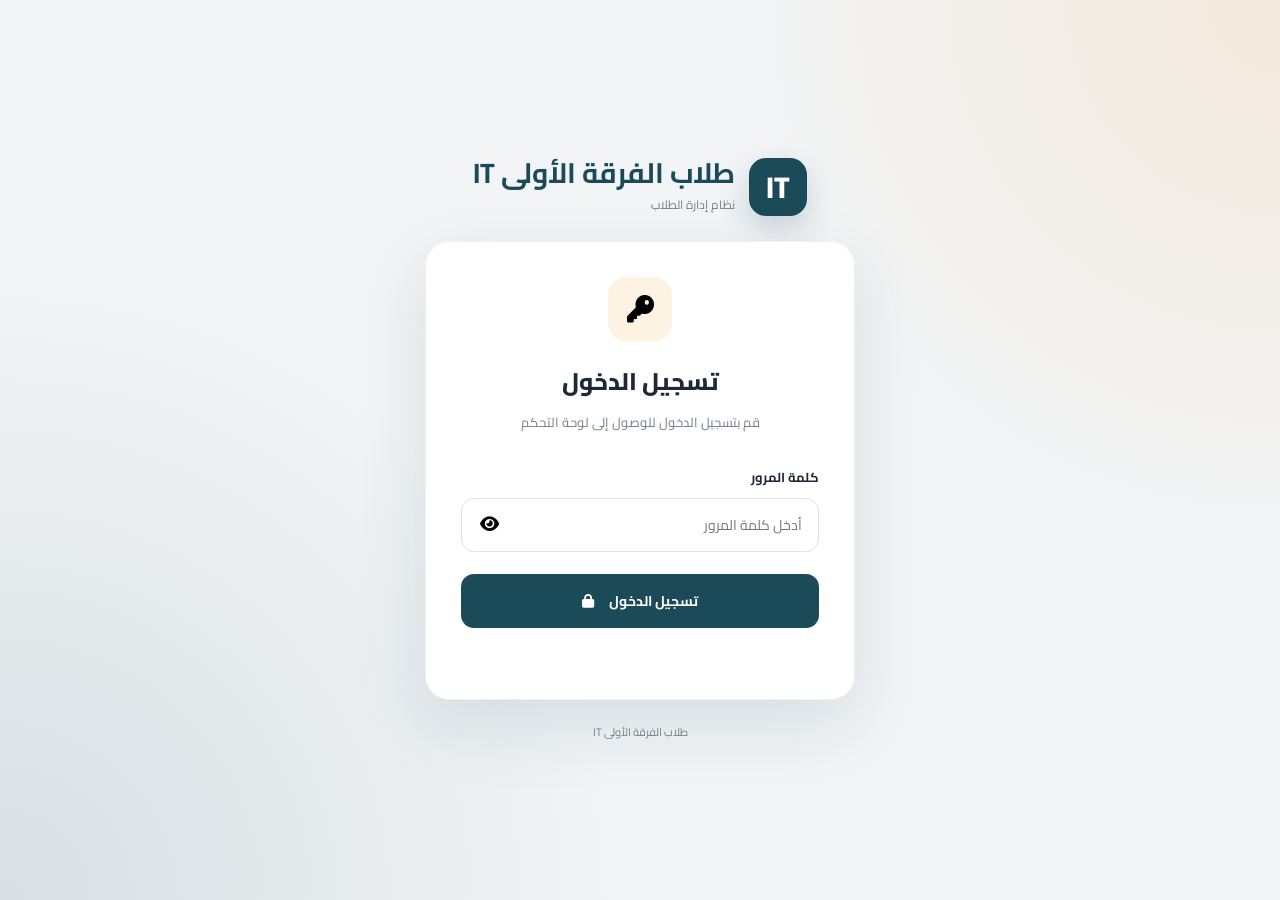
<file: index.html>
<!DOCTYPE html>
<html lang="ar" dir="rtl">

<head>
    <meta charset="UTF-8">

    <meta
        name="viewport"
        content="width=device-width, initial-scale=1.0"
    >

    <title>
        طلاب الفرقة الأولى IT
    </title>

    <link
        rel="preconnect"
        href="https://fonts.googleapis.com"
    >

    <link
        rel="preconnect"
        href="https://fonts.gstatic.com"
        crossorigin
    >

    <link
        href="https://fonts.googleapis.com/css2?family=Cairo:wght@400;500;600;700;800&display=swap"
        rel="stylesheet"
    >

    <link
        rel="stylesheet"
        href="style.css"
    >
<link
    rel="stylesheet"
    href="https://cdnjs.cloudflare.com/ajax/libs/font-awesome/6.7.2/css/all.min.css"
>        

</head>

<body>


<!-- =====================================================
     APPLICATION
===================================================== -->

<div
    class="app-container active"
    id="appContainer"
>


    <!-- =================================================
         TOP NAVBAR
    ================================================= -->

    <header class="top-navbar">

        <div class="navbar-inner">


            <!-- BRAND -->

            <div class="navbar-brand">

                <div class="brand-logo">
                    IT
                </div>

                <div class="brand-text">

                    <strong>
                        طلاب الفرقة الأولى IT
                    </strong>

                    <span>
                        نظام إدارة الطلاب
                    </span>

                </div>

            </div>


            <!-- DESKTOP NAVIGATION -->

            <nav class="main-navigation">

                <button
                    class="nav-item active"
                    data-page="dashboard"
                    type="button"
                >

                    <span class="nav-icon">
                        <i class="fa-solid fa-house"></i>
                    </span>

                    <span>
                        الرئيسية
                    </span>

                </button>

                <button
                    class="nav-item"
                    data-page="students"
                    type="button"
                >

                    <span class="nav-icon">
                        <i class="fa-solid fa-user-graduate"></i>
                    </span>

                    <span>
                        الطلاب
                    </span>

                </button>

                <button
                    class="nav-item"
                    data-page="sections"
                    type="button"
                >

                    <span class="nav-icon">
                        <i class="fa-solid fa-layer-group"></i>
                    </span>

                    <span>
                        السكاشن
                    </span>

                </button>

                <button
                    class="nav-item"
                    data-page="statistics"
                    type="button"
                >

                    <span class="nav-icon">
                        <i class="fa-solid fa-chart-column"></i>
                    </span>

                    <span>
                        الإحصائيات
                    </span>

                </button>

            </nav>


            <!-- ADMIN -->

            <div class="navbar-actions">

                <div class="admin-profile">

                    <div class="admin-avatar">
                        A
                    </div>

                    <div class="admin-info">

                        <strong>
                            Admin
                        </strong>

                        <span>
                            Administrator
                        </span>

                    </div>

                </div>

                <button
                    class="logout-button"
                    id="logoutButton"
                    type="button"
                    title="تسجيل الخروج"
                >

                    <span>
                        <i class="fa-solid fa-right-from-bracket"></i>
                    </span>

                    <span class="logout-text">
                        خروج
                    </span>

                </button>

                <button
                    class="mobile-menu-button"
                    id="menuButton"
                    type="button"
                    aria-label="فتح القائمة"
                >

                    <span></span>
                    <span></span>
                    <span></span>

                </button>

            </div>

        </div>


        <!-- MOBILE NAVIGATION -->

        <div
            class="mobile-navigation"
            id="mobileNavigation"
        >

            <button
                class="mobile-nav-item active"
                data-page="dashboard"
                type="button"
            >

                <span>
                    <i class="fa-solid fa-house"></i>
                </span>

                الرئيسية

            </button>

            <button
                class="mobile-nav-item"
                data-page="students"
                type="button"
            >

                <span>
                    <i class="fa-solid fa-user-graduate"></i>
                </span>

                الطلاب

            </button>

            <button
                class="mobile-nav-item"
                data-page="sections"
                type="button"
            >

                <span>
                    <i class="fa-solid fa-layer-group"></i>
                </span>

                السكاشن

            </button>

            <button
                class="mobile-nav-item"
                data-page="statistics"
                type="button"
            >

                <span>
                    <i class="fa-solid fa-chart-column"></i>
                </span>

                الإحصائيات

            </button>

        </div>

    </header>


    <!-- =================================================
         MAIN CONTENT
    ================================================= -->

    <main class="main-content">

        <!-- PAGE HEADER -->

        <div class="page-header">

            <div>

                <div class="page-breadcrumb">
                    طلاب الفرقة الأولى IT / الرئيسية
                </div>

                <h1 id="pageTitle">
                    الرئيسية
                </h1>

                <p id="pageSubtitle">
                    نظرة عامة على بيانات الطلاب
                </p>

            </div>

            <div class="page-header-actions">

                <button
                    class="secondary-button"
                    id="refreshDataButton"
                    type="button"
                >

                    ↻

                    <span>
                        تحديث
                    </span>

                </button>

            </div>

        </div>


        <!-- =================================================
             DASHBOARD PAGE
        ================================================= -->

        <section
            class="page active"
            id="dashboardPage"
            data-page-content="dashboard"
        >

            <div class="dashboard-cards">


                <div class="dashboard-card students-card">

                    <div class="dashboard-card-top">

                        <div class="dashboard-card-icon">
                            <i class="fa-solid fa-user-graduate"></i>
                        </div>

                        <span class="dashboard-card-label">
                            إجمالي الطلاب
                        </span>

                    </div>

                    <div class="dashboard-card-value">
                        <strong id="totalStudents">
                            0
                        </strong>
                    </div>

                    <div class="dashboard-card-footer">
                        جميع الطلاب المسجلين
                    </div>

                </div>


                <div class="dashboard-card sections-card">

                    <div class="dashboard-card-top">

                        <div class="dashboard-card-icon">
                            <i class="fa-solid fa-layer-group"></i>
                        </div>

                        <span class="dashboard-card-label">
                            إجمالي السكاشن
                        </span>

                    </div>

                    <div class="dashboard-card-value">
                        <strong id="totalSections">
                            0
                        </strong>
                    </div>

                    <div class="dashboard-card-footer">
                        السكاشن المسجلة
                    </div>

                </div>


                <div class="dashboard-card warning-card">

                    <div class="dashboard-card-top">

                        <div class="dashboard-card-icon">
                            <i class="fa-solid fa-exclamation-triangle"></i>
                        </div>

                        <span class="dashboard-card-label">
                            بدون Section
                        </span>

                    </div>

                    <div class="dashboard-card-value">
                        <strong id="studentsWithoutSection">
                            0
                        </strong>
                    </div>

                    <div class="dashboard-card-footer">
                        طلاب يحتاجون للتوزيع
                    </div>

                </div>


                <div class="dashboard-card specializations-card">

                    <div class="dashboard-card-top">

                        <div class="dashboard-card-icon">
                            <i class="fa-solid fa-graduation-cap"></i>
                        </div>

                        <span class="dashboard-card-label">
                            التخصصات
                        </span>

                    </div>

                    <div class="dashboard-card-value">
                        <strong id="totalSpecializations">
                            0
                        </strong>
                    </div>

                    <div class="dashboard-card-footer">
                        التخصصات المتاحة
                    </div>

                </div>

            </div>


            <!-- QUICK ACTIONS -->

            <div class="dashboard-section">

                <div class="section-heading">

                    <div>

                        <h2>
                            إجراءات سريعة
                        </h2>

                        <p>
                            إدارة بيانات الطلاب بسرعة
                        </p>

                    </div>

                </div>

                <div class="quick-actions">

                    <button
                        class="quick-action"
                        id="quickAddStudent"
                        type="button"
                    >

                        <span class="quick-action-icon">
                            <i class="fa-solid fa-plus"></i>
                        </span>

                        <span>

                            <strong>
                                إضافة طالب
                            </strong>

                            <small>
                                إضافة طالب جديد للنظام
                            </small>

                        </span>

                        <span class="quick-arrow">
                            <i class="fa-solid fa-arrow-left"></i>
                        </span>

                    </button>


                    <button
                        class="quick-action"
                        id="quickViewStudents"
                        type="button"
                    >

                        <span class="quick-action-icon">
                            <i class="fa-solid fa-user-graduate"></i>
                        </span>

                        <span>

                            <strong>
                                عرض الطلاب
                            </strong>

                            <small>
                                البحث وإدارة الطلاب
                            </small>

                        </span>

                        <span class="quick-arrow">
                            <i class="fa-solid fa-arrow-left"></i>
                        </span>

                    </button>


                    <button
                        class="quick-action"
                        id="quickViewSections"
                        type="button"
                    >

                        <span class="quick-action-icon">
                            <i class="fa-solid fa-layer-group"></i>
                        </span>

                        <span>

                            <strong>
                                عرض السكاشن
                            </strong>

                            <small>
                                إدارة وتوزيع الطلاب
                            </small>

                        </span>

                        <span class="quick-arrow">
                            <i class="fa-solid fa-arrow-left"></i>
                        </span>

                    </button>

                </div>

            </div>

        </section>


        <!-- =================================================
             STUDENTS PAGE
        ================================================= -->

        <section
            class="page"
            id="studentsPage"
            data-page-content="students"
        >

            <div class="content-card">

                <div class="content-card-header">

                    <div>

                        <h2>
                            الطلاب
                        </h2>

                        <p>
                            إدارة والبحث في بيانات الطلاب
                        </p>

                    </div>

                    <div class="header-buttons">

    <button
        class="secondary-button"
        id="printAllStudentsButton"
        type="button"
    >
        <i class="fa-solid fa-print"></i>
        <span>
            طباعة كل الطلاب
        </span>
    </button>

    <button
        class="primary-button"
        id="addStudentButton"
        type="button"
    >
        <span>
            +
        </span>

        إضافة طالب
    </button>

</div>

                </div>


                <!-- FILTERS -->

                <div class="filters-container">

                    <div class="search-box">

                        <span>
                            <i class="fa-solid fa-magnifying-glass"></i>
                        </span>

                        <input
                            type="search"
                            id="studentSearch"
                            placeholder="ابحث باسم الطالب أو الكود..."
                        >

                    </div>


                    <div class="filter-group">

                        <label for="sectionFilter">
                            Section
                        </label>

                        <select id="sectionFilter">

                            <option value="">
                                كل السكاشن
                            </option>

                        </select>

                    </div>


                    <div class="filter-group">

                        <label for="departmentFilter">
                            القسم
                        </label>

                        <select id="departmentFilter">

                            <option value="">
                                كل الأقسام
                            </option>

                        </select>

                    </div>


                    <div class="filter-group">

                        <label for="specializationFilter">
                            التخصص
                        </label>

                        <select id="specializationFilter">

                            <option value="">
                                كل التخصصات
                            </option>

                        </select>

                    </div>

                </div>


                <!-- TABLE INFO -->

                <div class="table-topbar">

                    <span id="studentsCount">
                        0 طالب
                    </span>

                </div>


                <!-- TABLE -->

                <div class="table-wrapper">

                    <table>

                        <thead>

                            <tr>

                                <th>
                                    #
                                </th>

                                <th>
                                    كود الطالب
                                </th>

                                <th>
                                    اسم الطالب
                                </th>

                                <th>
                                    القسم
                                </th>

                                <th>
                                    التخصص
                                </th>

                                <th>
                                    Section
                                </th>

                                <th>
                                    الإجراءات
                                </th>

                            </tr>

                        </thead>

                        <tbody id="studentsTableBody"></tbody>

                    </table>

                </div>


                <div
                    class="empty-state"
                    id="studentsEmpty"
                >

                    <div>
                        <i class="fa-solid fa-user-graduate"></i>
                    </div>

                    <h3>
                        لا يوجد طلاب
                    </h3>

                    <p>
                        لم يتم العثور على طلاب مطابقة للبحث أو الفلاتر.
                    </p>

                </div>

            </div>

        </section>


        <!-- =================================================
             SECTIONS PAGE
        ================================================= -->

        <section
            class="page"
            id="sectionsPage"
            data-page-content="sections"
        >

            <div class="content-card">

                <div class="content-card-header">

                    <div>

                        <h2>
                            السكاشن
                        </h2>

                        <p>
                            إدارة السكاشن وعرض الطلاب داخل كل Section
                        </p>

                    </div>

                    <button
                        class="primary-button"
                        id="addSectionButton"
                        type="button"
                    >

                        <span>
                            +
                        </span>

                        إضافة Section

                    </button>

                </div>


                <div
                    class="sections-grid"
                    id="sectionsGrid"
                ></div>

            </div>

        </section>


        <!-- =================================================
             STATISTICS PAGE
        ================================================= -->

        <section
            class="page"
            id="statisticsPage"
            data-page-content="statistics"
        >

            <div class="statistics-grid">


                <div class="content-card">

                    <div class="content-card-header">

                        <div>

                            <h2>
                                توزيع الطلاب على الـ Sections
                            </h2>

                            <p>
                                عدد الطلاب داخل كل Section
                            </p>

                        </div>

                    </div>

                    <div
                        id="sectionStatistics"
                        class="statistics-list"
                    ></div>

                </div>


                <div class="content-card">

                    <div class="content-card-header">

                        <div>

                            <h2>
                                توزيع الطلاب على التخصصات
                            </h2>

                            <p>
                                عدد الطلاب في كل تخصص
                            </p>

                        </div>

                    </div>

                    <div
                        id="specializationStatistics"
                        class="statistics-list"
                    ></div>

                </div>


            </div>

        </section>

    </main>

</div>


<!-- =====================================================
     STUDENT MODAL
===================================================== -->

<div
    class="modal-overlay"
    id="modalOverlay"
>

    <div class="modal">

        <div class="modal-header">

            <div>

                <span class="modal-kicker">
                    إدارة الطلاب
                </span>

                <h2 id="modalTitle">
                    إضافة طالب
                </h2>

                <p id="modalSubtitle">
                    أضف بيانات الطالب الجديدة
                </p>

            </div>

            <button
                class="modal-close"
                id="modalClose"
                type="button"
            >
                ×
            </button>

        </div>


        <form id="studentForm">

            <div class="form-grid">


                <div class="form-group">

                    <label for="studentId">
                        كود الطالب
                    </label>

                    <input
                        type="text"
                        id="studentId"
                        placeholder="مثال: 20250001"
                        required
                    >

                </div>


                <div class="form-group">

                    <label for="studentName">
                        اسم الطالب
                    </label>

                    <input
                        type="text"
                        id="studentName"
                        placeholder="اسم الطالب بالكامل"
                        required
                    >

                </div>


                <div class="form-group">

                    <label for="studentDepartment">
                        القسم
                    </label>

                    <select
                        id="studentDepartment"
                        required
                    >

                        <option value="">
                            اختر القسم
                        </option>

                    </select>

                </div>


                <div class="form-group">

                    <label for="studentSpecialization">
                        التخصص
                    </label>

                    <select
                        id="studentSpecialization"
                        required
                    >

                        <option value="">
                            اختر التخصص
                        </option>

                    </select>

                </div>


                <div class="form-group full-width">

                    <label for="studentSection">
                        Section
                    </label>

                    <select
                        id="studentSection"
                    >

                        <option value="">
                            بدون Section
                        </option>

                    </select>

                </div>

            </div>


            <div class="modal-actions">

                <button
                    type="button"
                    class="secondary-button"
                    id="cancelStudent"
                >
                    إلغاء
                </button>

                <button
                    type="submit"
                    class="primary-button"
                >
                    حفظ البيانات
                </button>

            </div>

        </form>

    </div>

</div>


<!-- =====================================================
     SECTION STUDENTS MODAL
===================================================== -->

<div
    class="modal-overlay"
    id="sectionStudentsOverlay"
>

    <div class="modal section-students-modal">

        <div class="modal-header">

            <div>

                <span class="modal-kicker">
                    إدارة الـ Section
                </span>

                <h2 id="sectionStudentsTitle">
                    طلاب Section
                </h2>

                <p id="sectionStudentsSubtitle">
                    قائمة الطلاب داخل الـ Section
                </p>

            </div>

            <button
                class="modal-close"
                id="sectionStudentsClose"
                type="button"
            >
                ×
            </button>

        </div>


        <div class="section-students-info">

            <div class="section-info-box">

                <span>
                    عدد الطلاب
                </span>

                <strong id="sectionStudentsCount">
                    0
                </strong>

            </div>

        </div>


        <div class="table-wrapper section-students-table">

            <table>

                <thead>

                    <tr>

                        <th>
                            الرقم
                        </th>

                        <th>
                            اسم الطالب
                        </th>

                        <th>
                            القسم
                        </th>

                        <th>
                            التخصص
                        </th>

                    </tr>

                </thead>

                <tbody id="sectionStudentsBody"></tbody>

            </table>

        </div>


        <div
            class="empty-state"
            id="sectionStudentsEmpty"
        >

            <div>
                <i class="fa-solid fa-user-graduate"></i>
            </div>

            <h3>
                لا يوجد طلاب
            </h3>

            <p>
                لا يوجد طلاب داخل هذا الـ Section.
            </p>

        </div>


        <div class="modal-actions">

            <button
                type="button"
                class="secondary-button"
                id="closeSectionStudents"
            >
                إغلاق
            </button>

        </div>

    </div>

</div>


<!-- =====================================================
     TOAST
===================================================== -->

<div
    class="toast"
    id="toast"
>

    <span id="toastIcon">
        ✓
    </span>

    <span id="toastMessage">
        تم بنجاح
    </span>

</div>


<!-- =====================================================
     SCRIPT
===================================================== -->

<script src="app.js"></script>

</body>

</html>
</file>
<file: style.css>
/* =========================================================
   ROOT
========================================================= */

:root {

    --primary: #1b4a58;
    --primary-dark: #123d4a;

    --accent: #f7931e;

    --bg: #f4f7f9;
    --white: #ffffff;

    --text: #17232d;
    --muted: #74828c;

    --border: #e4eaee;

    --success: #20a46b;
    --danger: #e34d59;
    --warning: #f3a11b;

    --shadow-sm:
        0 4px 18px rgba(27, 74, 88, 0.06);

    --shadow:
        0 10px 35px rgba(27, 74, 88, 0.08);

    --shadow-lg:
        0 20px 60px rgba(27, 74, 88, 0.14);

    --radius-sm: 10px;
    --radius: 16px;
    --radius-lg: 22px;

    --navbar-height: 76px;

}


/* =========================================================
   RESET
========================================================= */

* {
    box-sizing: border-box;
    margin: 0;
    padding: 0;
}

html {
    scroll-behavior: smooth;
}

body {

    font-family:
        "Cairo",
        Tahoma,
        Arial,
        sans-serif;

    background: var(--bg);

    color: var(--text);

    direction: rtl;

    min-height: 100vh;

    line-height: 1.6;
}

button,
input,
select,
textarea {

    font-family: inherit;

}

button {
    border: 0;
}

button,
select {
    cursor: pointer;
}

input,
select {

    outline: none;

}


/* =========================================================
   SCROLLBAR
========================================================= */

::-webkit-scrollbar {
    width: 8px;
    height: 8px;
}

::-webkit-scrollbar-track {
    background: #eef2f4;
}

::-webkit-scrollbar-thumb {

    background: #b9c6cc;

    border-radius: 20px;
}

::-webkit-scrollbar-thumb:hover {
    background: var(--primary);
}


/* =========================================================
   LOGIN
========================================================= */

.login-screen {

    min-height: 100vh;

    display: flex;

    align-items: center;

    justify-content: center;

    padding: 25px;

    background:
        radial-gradient(
            circle at top right,
            rgba(247, 147, 30, 0.12),
            transparent 35%
        ),
        radial-gradient(
            circle at bottom left,
            rgba(27, 74, 88, 0.12),
            transparent 35%
        ),
        #f4f7f9;
}

.login-container {

    width: 100%;

    max-width: 440px;

}

.login-brand {

    display: flex;

    align-items: center;

    justify-content: center;

    gap: 13px;

    margin-bottom: 22px;

}

.brand-logo {

    width: 46px;
    height: 46px;

    display: flex;

    align-items: center;

    justify-content: center;

    border-radius: 13px;

    background:
        linear-gradient(
            135deg,
            var(--primary),
            var(--primary-dark)
        );

    color: white;

    font-size: 22px;

    font-weight: 800;

    box-shadow:
        0 8px 20px rgba(27, 74, 88, 0.2);

}

.login-brand h1 {

    color: var(--primary);

    font-size: 22px;

    line-height: 1.2;

}

.login-brand p {

    color: var(--muted);

    font-size: 11px;

}

.login-card {

    background: white;

    border: 1px solid var(--border);

    border-radius: 24px;

    padding: 32px;

    box-shadow: var(--shadow-lg);

}

.login-header {

    text-align: center;

    margin-bottom: 26px;

}

.login-icon {

    width: 58px;
    height: 58px;

    display: flex;

    align-items: center;

    justify-content: center;

    margin: 0 auto 14px;

    border-radius: 17px;

    background: #eef4f6;

    font-size: 25px;

}

.login-header h2 {

    font-size: 21px;

    margin-bottom: 5px;

}

.login-header p {

    color: var(--muted);

    font-size: 12px;

}

.login-footer {

    text-align: center;

    color: var(--muted);

    font-size: 10px;

    margin-top: 18px;

}

.password-input {

    position: relative;

}

.password-input input {

    padding-left: 48px;

}

.password-toggle {

    position: absolute;

    left: 12px;

    top: 50%;

    transform: translateY(-50%);

    background: transparent;

    color: var(--muted);

    font-size: 16px;

    cursor: pointer;

}


/* =========================================================
   APP
========================================================= */

.app-container {

    min-height: 100vh;

    display: none;

}

.app-container.active {
    display: block;
}


/* =========================================================
   TOP NAVBAR
========================================================= */

.top-navbar {

    position: sticky;

    top: 0;

    z-index: 2000;

    background:
        rgba(255, 255, 255, 0.94);

    backdrop-filter: blur(16px);

    -webkit-backdrop-filter: blur(16px);

    border-bottom:
        1px solid rgba(228, 234, 238, 0.9);

}

.navbar-inner {

    width: min(
        1440px,
        calc(100% - 40px)
    );

    min-height: var(--navbar-height);

    margin: auto;

    display: flex;

    align-items: center;

    justify-content: space-between;

    gap: 25px;

}


/* =========================================================
   NAVBAR BRAND
========================================================= */

.navbar-brand {

    display: flex;

    align-items: center;

    gap: 11px;

    flex-shrink: 0;

}

.navbar-brand .brand-logo {

    width: 42px;
    height: 42px;

    border-radius: 12px;

    font-size: 19px;

}

.brand-text {

    display: flex;

    flex-direction: column;

    line-height: 1.25;

}

.brand-text strong {

    color: var(--primary);

    font-size: 16px;

}

.brand-text span {

    color: var(--muted);

    font-size: 9px;

}


/* =========================================================
   MAIN NAVIGATION
========================================================= */

.main-navigation {

    display: flex;

    align-items: center;

    justify-content: center;

    gap: 5px;

    flex: 1;

}

.nav-item {

    position: relative;

    display: flex;

    align-items: center;

    justify-content: center;

    gap: 7px;

    min-height: 43px;

    padding: 0 15px;

    border-radius: 11px;

    background: transparent;

    color: #65747d;

    font-size: 12px;

    font-weight: 600;

    transition:
        background 0.2s ease,
        color 0.2s ease,
        transform 0.2s ease;

}

.nav-item:hover {

    background: #f0f5f7;

    color: var(--primary);

}

.nav-item.active {

    background: #eaf2f4;

    color: var(--primary);

}

.nav-item.active::after {

    content: "";

    position: absolute;

    bottom: -18px;

    right: 50%;

    transform: translateX(50%);

    width: 22px;

    height: 3px;

    border-radius: 5px;

    background: var(--accent);

}

.nav-icon {

    font-size: 15px;

}


/* =========================================================
   NAVBAR ACTIONS
========================================================= */

.navbar-actions {

    display: flex;

    align-items: center;

    gap: 10px;

    flex-shrink: 0;

}

.admin-profile {

    display: flex;

    align-items: center;

    gap: 9px;

    padding-left: 8px;

}

.admin-avatar {

    width: 36px;
    height: 36px;

    display: flex;

    align-items: center;

    justify-content: center;

    border-radius: 50%;

    background: var(--primary);

    color: white;

    font-size: 13px;

    font-weight: 800;

}

.admin-info {

    display: flex;

    flex-direction: column;

    line-height: 1.25;

}

.admin-info strong {

    font-size: 11px;

}

.admin-info span {

    color: var(--muted);

    font-size: 8px;

}

.logout-button {

    min-height: 38px;

    display: flex;

    align-items: center;

    justify-content: center;

    gap: 6px;

    padding: 0 12px;

    border-radius: 10px;

    background: #fff0f1;

    color: var(--danger);

    font-size: 11px;

    font-weight: 700;

    transition: 0.2s;

}

.logout-button:hover {

    background: var(--danger);

    color: white;

}


/* =========================================================
   MOBILE NAV
========================================================= */

.mobile-menu-button {

    width: 40px;
    height: 40px;

    display: none;

    flex-direction: column;

    align-items: center;

    justify-content: center;

    gap: 5px;

    border-radius: 10px;

    background: #eef4f6;

}

.mobile-menu-button span {

    display: block;

    width: 18px;

    height: 2px;

    border-radius: 3px;

    background: var(--primary);

}

.mobile-navigation {

    display: none;

}


/* =========================================================
   MAIN CONTENT
========================================================= */

.main-content {

    width: min(
        1440px,
        calc(100% - 40px)
    );

    margin: auto;

    padding:
        30px
        0
        50px;

}


/* =========================================================
   PAGE HEADER
========================================================= */

.page-header {

    display: flex;

    align-items: flex-end;

    justify-content: space-between;

    gap: 20px;

    margin-bottom: 25px;

}

.page-breadcrumb {

    color: var(--muted);

    font-size: 10px;

    margin-bottom: 4px;

}

.page-header h1 {

    font-size: 27px;

    font-weight: 800;

    color: var(--primary);

}

.page-header p {

    color: var(--muted);

    font-size: 12px;

    margin-top: 2px;

}

.page-header-actions {

    display: flex;

    gap: 8px;

}


/* =========================================================
   BUTTONS
========================================================= */

.primary-button,
.secondary-button {

    min-height: 42px;

    display: inline-flex;

    align-items: center;

    justify-content: center;

    gap: 7px;

    padding: 0 17px;

    border-radius: 11px;

    font-size: 11px;

    font-weight: 700;

    transition:
        transform 0.2s ease,
        box-shadow 0.2s ease,
        background 0.2s ease;

}

.primary-button {

    background:
        linear-gradient(
            135deg,
            var(--primary),
            var(--primary-dark)
        );

    color: white;

    box-shadow:
        0 7px 18px rgba(27, 74, 88, 0.16);

}

.primary-button:hover {

    transform: translateY(-2px);

    box-shadow:
        0 11px 24px rgba(27, 74, 88, 0.22);

}

.secondary-button {

    background: #eef3f5;

    color: var(--primary);

}

.secondary-button:hover {

    background: #e2ebee;

}


/* =========================================================
   PAGE
========================================================= */

.page {

    display: none;

    animation:
        pageIn 0.25s ease;

}

.page.active {
    display: block;
}

@keyframes pageIn {

    from {
        opacity: 0;
        transform: translateY(7px);
    }

    to {
        opacity: 1;
        transform: translateY(0);
    }

}


/* =========================================================
   DASHBOARD CARDS
========================================================= */

.dashboard-cards {

    display: grid;

    grid-template-columns:
        repeat(4, minmax(0, 1fr));

    gap: 16px;

    margin-bottom: 22px;

}

.dashboard-card {

    position: relative;

    overflow: hidden;

    min-height: 175px;

    padding: 21px;

    background: white;

    border:
        1px solid var(--border);

    border-radius: var(--radius);

    box-shadow: var(--shadow-sm);

    transition:
        transform 0.2s ease,
        box-shadow 0.2s ease;

}

.dashboard-card::after {

    content: "";

    position: absolute;

    width: 100px;
    height: 100px;

    border-radius: 50%;

    background: rgba(27, 74, 88, 0.04);

    left: -35px;

    bottom: -45px;

}

.dashboard-card:hover {

    transform: translateY(-3px);

    box-shadow: var(--shadow);

}

.dashboard-card-top {

    display: flex;

    align-items: center;

    justify-content: space-between;

}

.dashboard-card-icon {

    width: 43px;
    height: 43px;

    display: flex;

    align-items: center;

    justify-content: center;

    border-radius: 12px;

    background: #eef4f6;

    font-size: 19px;

}

.dashboard-card-label {

    color: var(--muted);

    font-size: 11px;

    font-weight: 600;

}

.dashboard-card-value {

    margin-top: 19px;

}

.dashboard-card-value strong {

    font-size: 31px;

    color: var(--primary);

    line-height: 1;

}

.dashboard-card-footer {

    margin-top: 9px;

    color: var(--muted);

    font-size: 9px;

}

.warning-card .dashboard-card-icon {

    background: #fff5e6;

}

.specializations-card .dashboard-card-icon {

    background: #f4eef7;

}


/* =========================================================
   DASHBOARD SECTIONS
========================================================= */

.dashboard-section {

    margin-top: 20px;

}

.section-heading {

    display: flex;

    align-items: center;

    justify-content: space-between;

    margin-bottom: 13px;

}

.section-heading h2 {

    font-size: 17px;

}

.section-heading p {

    color: var(--muted);

    font-size: 10px;

}


/* =========================================================
   QUICK ACTIONS
========================================================= */

.quick-actions {

    display: grid;

    grid-template-columns:
        repeat(3, 1fr);

    gap: 14px;

}

.quick-action {

    min-height: 82px;

    display: flex;

    align-items: center;

    gap: 12px;

    padding: 15px;

    background: white;

    border:
        1px solid var(--border);

    border-radius: 14px;

    text-align: right;

    box-shadow: var(--shadow-sm);

    transition:
        transform 0.2s ease,
        border-color 0.2s ease,
        box-shadow 0.2s ease;

}

.quick-action:hover {

    transform: translateY(-2px);

    border-color:
        rgba(27, 74, 88, 0.25);

    box-shadow: var(--shadow);

}

.quick-action-icon {

    width: 42px;
    height: 42px;

    flex-shrink: 0;

    display: flex;

    align-items: center;

    justify-content: center;

    border-radius: 11px;

    background: #eef4f6;

    font-size: 18px;

}

.quick-action > span:nth-child(2) {

    display: flex;

    flex-direction: column;

    flex: 1;

}

.quick-action strong {

    font-size: 11px;

}

.quick-action small {

    color: var(--muted);

    font-size: 8px;

    margin-top: 2px;

}

.quick-arrow {

    color: var(--primary);

    font-size: 17px;

}


/* =========================================================
   CONTENT CARD
========================================================= */

.content-card {

    background: white;

    border:
        1px solid var(--border);

    border-radius: var(--radius);

    box-shadow: var(--shadow-sm);

    overflow: hidden;

}

.content-card-header {

    min-height: 82px;

    display: flex;

    align-items: center;

    justify-content: space-between;

    gap: 20px;

    padding: 20px 22px;

    border-bottom:
        1px solid var(--border);

}

.content-card-header h2 {

    font-size: 17px;

}

.content-card-header p {

    color: var(--muted);

    font-size: 10px;

    margin-top: 2px;

}


/* =========================================================
   FILTERS
========================================================= */

.filters-container {

    display: grid;

    grid-template-columns:
        minmax(220px, 1.5fr)
        repeat(3, minmax(140px, 1fr));

    gap: 11px;

    padding: 17px 22px;

    background: #fbfcfd;

    border-bottom:
        1px solid var(--border);

}

.search-box {

    position: relative;

}

.search-box > span {

    position: absolute;

    right: 12px;

    top: 50%;

    transform: translateY(-50%);

    color: var(--muted);

    font-size: 13px;

}

.search-box input {

    width: 100%;

    height: 42px;

    padding:
        0
        38px
        0
        13px;

    border:
        1px solid var(--border);

    border-radius: 10px;

    background: white;

    color: var(--text);

    font-size: 11px;

}

.search-box input:focus {

    border-color:
        rgba(27, 74, 88, 0.45);

    box-shadow:
        0 0 0 3px
        rgba(27, 74, 88, 0.07);

}

.filter-group {

    display: flex;

    flex-direction: column;

    gap: 3px;

}

.filter-group label {

    color: var(--muted);

    font-size: 9px;

}

.filter-group select {

    width: 100%;

    height: 42px;

    padding: 0 11px;

    border:
        1px solid var(--border);

    border-radius: 10px;

    background: white;

    color: var(--text);

    font-size: 10px;

}


/* =========================================================
   TABLE
========================================================= */

.table-topbar {

    min-height: 47px;

    display: flex;

    align-items: center;

    padding: 0 22px;

    color: var(--muted);

    font-size: 10px;

}

.table-wrapper {

    width: 100%;

    overflow-x: auto;

    -webkit-overflow-scrolling: touch;

}

table {

    width: 100%;

    min-width: 850px;

    border-collapse: collapse;

}

thead {

    background: #f7f9fa;

}

th {

    padding: 13px 12px;

    color: #60717a;

    border-bottom:
        1px solid var(--border);

    font-size: 10px;

    font-weight: 700;

    white-space: nowrap;

}

td {

    padding: 13px 12px;

    border-bottom:
        1px solid #edf1f3;

    font-size: 10px;

    white-space: nowrap;

}

tbody tr {

    transition:
        background 0.15s ease;

}

tbody tr:hover {

    background: #fafcfd;

}


/* =========================================================
   ACTION BUTTONS
========================================================= */

.action-buttons {

    display: flex;

    align-items: center;

    justify-content: center;

    gap: 6px;

}

.table-action {

    width: 31px;
    height: 31px;

    display: inline-flex;

    align-items: center;

    justify-content: center;

    border-radius: 8px;

    font-size: 12px;

    transition: 0.2s;

}

.table-action.edit {

    background: #eef4f6;

    color: var(--primary);

}

.table-action.edit:hover {

    background: var(--primary);

    color: white;

}

.table-action.delete {

    background: #fff0f1;

    color: var(--danger);

}

.table-action.delete:hover {

    background: var(--danger);

    color: white;

}

.table-action.print {

    background: #fff5e7;

    color: #b96c00;

}

.table-action.print:hover {

    background: var(--accent);

    color: white;

}


/* =========================================================
   SECTIONS
========================================================= */

.sections-grid {

    display: grid;

    grid-template-columns:
        repeat(3, minmax(0, 1fr));

    gap: 16px;

    padding: 22px;

}

.section-card {

    position: relative;

    padding: 20px;

    background: white;

    border:
        1px solid var(--border);

    border-radius: 15px;

    box-shadow: var(--shadow-sm);

    transition:
        transform 0.2s ease,
        box-shadow 0.2s ease,
        border-color 0.2s ease;

}

.section-card:hover {

    transform: translateY(-3px);

    border-color:
        rgba(27, 74, 88, 0.3);

    box-shadow: var(--shadow);

}

.section-number {

    width: 45px;
    height: 45px;

    display: flex;

    align-items: center;

    justify-content: center;

    border-radius: 12px;

    background: #eef4f6;

    color: var(--primary);

    font-size: 15px;

    font-weight: 800;

    margin-bottom: 14px;

}

.section-card h3 {

    font-size: 15px;

}

.section-card p {

    color: var(--muted);

    font-size: 9px;

    margin-top: 3px;

}

.section-card-footer {

    margin-top: 17px;

    padding-top: 13px;

    border-top:
        1px solid var(--border);

    display: flex;

    align-items: center;

    justify-content: space-between;

    gap: 8px;

}

.section-count {

    color: var(--primary);

    font-size: 10px;

    font-weight: 700;

}

.section-card .section-view {

    min-height: 31px;

    border: 0;

    background: #eef4f6;

    color: var(--primary);

    border-radius: 8px;

    padding: 0 10px;

    font-family: inherit;

    font-size: 9px;

    font-weight: 700;

    cursor: pointer;

    transition: 0.2s;

}

.section-card .section-view:hover {

    background: var(--primary);

    color: white;

}


/* =========================================================
   STATISTICS
========================================================= */

.statistics-grid {

    display: grid;

    grid-template-columns:
        repeat(2, minmax(0, 1fr));

    gap: 18px;

}

.statistics-list {

    padding: 15px 20px 20px;

}

.stat-row {

    display: flex;

    align-items: center;

    justify-content: space-between;

    gap: 15px;

    padding: 13px 0;

    border-bottom:
        1px solid #edf1f3;

}

.stat-row:last-child {
    border-bottom: 0;
}

.stat-row span {

    font-size: 10px;

    color: var(--text);

}

.stat-row strong {

    min-width: 35px;

    text-align: center;

    padding: 4px 9px;

    border-radius: 8px;

    background: #eef4f6;

    color: var(--primary);

    font-size: 10px;

}


/* =========================================================
   EMPTY STATE
========================================================= */

.empty-state {

    display: none;

    text-align: center;

    padding: 50px 20px;

}

.empty-state > div {

    font-size: 35px;

    margin-bottom: 10px;

}

.empty-state h3 {

    font-size: 15px;

}

.empty-state p {

    color: var(--muted);

    font-size: 10px;

    margin-top: 4px;

}


/* =========================================================
   MODALS
========================================================= */

.modal-overlay {

    position: fixed;

    inset: 0;

    display: none;

    align-items: center;

    justify-content: center;

    padding: 20px;

    background:
        rgba(8, 27, 34, 0.58);

    backdrop-filter: blur(5px);

    -webkit-backdrop-filter: blur(5px);

    z-index: 3000;

}

.modal-overlay.active {

    display: flex;

}

.modal {

    width: 100%;

    max-width: 650px;

    max-height: 90vh;

    overflow-y: auto;

    background: white;

    border-radius: 20px;

    box-shadow:
        0 30px 80px
        rgba(0, 0, 0, 0.2);

    animation:
        modalIn 0.22s ease;

}

@keyframes modalIn {

    from {
        opacity: 0;
        transform: translateY(15px) scale(0.98);
    }

    to {
        opacity: 1;
        transform: translateY(0) scale(1);
    }

}

.modal-header {

    display: flex;

    align-items: flex-start;

    justify-content: space-between;

    gap: 20px;

    padding: 21px 22px;

    border-bottom:
        1px solid var(--border);

}

.modal-kicker {

    display: block;

    color: var(--accent);

    font-size: 8px;

    font-weight: 800;

    text-transform: uppercase;

    letter-spacing: 0.5px;

    margin-bottom: 3px;

}

.modal-header h2 {

    font-size: 18px;

}

.modal-header p {

    color: var(--muted);

    font-size: 9px;

    margin-top: 2px;

}

.modal-close {

    width: 34px;
    height: 34px;

    flex-shrink: 0;

    display: flex;

    align-items: center;

    justify-content: center;

    border-radius: 9px;

    background: #f2f5f6;

    color: var(--muted);

    font-size: 20px;

    cursor: pointer;

    transition: 0.2s;

}

.modal-close:hover {

    background: #fff0f1;

    color: var(--danger);

}


/* =========================================================
   FORMS
========================================================= */

#studentForm {

    padding: 22px;

}

.form-grid {

    display: grid;

    grid-template-columns:
        repeat(2, minmax(0, 1fr));

    gap: 15px;

}

.form-group {

    display: flex;

    flex-direction: column;

    gap: 6px;

}

.form-group.full-width {

    grid-column: 1 / -1;

}

.form-group label {

    color: #55656e;

    font-size: 10px;

    font-weight: 700;

}

.form-group input,
.form-group select {

    width: 100%;

    height: 43px;

    padding: 0 12px;

    border:
        1px solid var(--border);

    border-radius: 10px;

    background: white;

    color: var(--text);

    font-size: 10px;

    transition:
        border-color 0.2s ease,
        box-shadow 0.2s ease;

}

.form-group input:focus,
.form-group select:focus {

    border-color:
        rgba(27, 74, 88, 0.45);

    box-shadow:
        0 0 0 3px
        rgba(27, 74, 88, 0.07);

}

.modal-actions {

    display: flex;

    align-items: center;

    justify-content: flex-end;

    gap: 8px;

    padding:
        17px 22px;

    border-top:
        1px solid var(--border);

}


/* =========================================================
   SECTION STUDENTS MODAL
========================================================= */

.section-students-modal {

    max-width: 900px;

}

.section-students-info {

    padding:
        17px 22px 0;

}

.section-info-box {

    display: flex;

    align-items: center;

    justify-content: space-between;

    padding:
        13px 17px;

    background: #eef4f6;

    border:
        1px solid var(--border);

    border-radius: 11px;

}

.section-info-box span {

    color: var(--muted);

    font-size: 10px;

}

.section-info-box strong {

    color: var(--primary);

    font-size: 20px;

}

.section-students-table {

    margin:
        17px 22px 0;

    border:
        1px solid var(--border);

    border-radius: 10px;

}

.section-students-table table {

    min-width: 650px;

}

.section-students-table tbody tr {

    cursor: default;

}


/* =========================================================
   TOAST
========================================================= */

.toast {

    position: fixed;

    right: 25px;

    bottom: 25px;

    z-index: 5000;

    min-width: 260px;

    max-width: 380px;

    display: flex;

    align-items: center;

    gap: 9px;

    padding:
        12px 15px;

    background: #172d35;

    color: white;

    border-radius: 12px;

    box-shadow:
        0 15px 40px
        rgba(0, 0, 0, 0.2);

    font-size: 10px;

    opacity: 0;

    transform:
        translateY(15px);

    pointer-events: none;

    transition:
        opacity 0.25s ease,
        transform 0.25s ease;

}

.toast.show {

    opacity: 1;

    transform:
        translateY(0);

}

#toastIcon {

    width: 25px;
    height: 25px;

    display: flex;

    align-items: center;

    justify-content: center;

    border-radius: 8px;

    background: rgba(255,255,255,0.1);

}


/* =========================================================
   RESPONSIVE — TABLET
========================================================= */

@media (max-width: 1100px) {

    .navbar-inner {

        width:
            calc(100% - 30px);

    }

    .main-navigation {

        gap: 2px;

    }

    .nav-item {

        padding: 0 10px;

    }

    .admin-info {

        display: none;

    }

    .dashboard-cards {

        grid-template-columns:
            repeat(2, 1fr);

    }

    .sections-grid {

        grid-template-columns:
            repeat(2, 1fr);

    }

    .filters-container {

        grid-template-columns:
            repeat(2, 1fr);

    }

    .search-box {

        grid-column: 1 / -1;

    }

}


/* =========================================================
   RESPONSIVE — MOBILE
========================================================= */

@media (max-width: 760px) {

    :root {

        --navbar-height: 64px;

    }

    .navbar-inner {

        width:
            calc(100% - 24px);

        min-height:
            var(--navbar-height);

    }

    .brand-text {

        display: none;

    }

    .navbar-brand .brand-logo {

        width: 39px;
        height: 39px;

        border-radius: 11px;

    }

    .main-navigation {

        display: none;

    }

    .admin-profile {

        display: none;

    }

    .logout-button {

        min-width: 38px;

        width: 38px;

        padding: 0;

    }

    .logout-text {

        display: none;

    }

    .mobile-menu-button {

        display: flex;

    }

    .mobile-navigation {

        display: none;

        padding:
            10px 12px 14px;

        border-top:
            1px solid var(--border);

        background: white;

        grid-template-columns:
            repeat(4, 1fr);

        gap: 7px;

    }

    .mobile-navigation.active {

        display: grid;

    }

    .mobile-nav-item {

        min-height: 54px;

        display: flex;

        flex-direction: column;

        align-items: center;

        justify-content: center;

        gap: 2px;

        border-radius: 10px;

        background: #f7f9fa;

        color: var(--muted);

        font-size: 8px;

        font-weight: 700;

    }

    .mobile-nav-item span {

        font-size: 15px;

    }

    .mobile-nav-item.active {

        background: #eaf2f4;

        color: var(--primary);

    }

    .main-content {

        width:
            calc(100% - 24px);

        padding:
            20px
            0
            35px;

    }

    .page-header {

        align-items: flex-start;

        margin-bottom: 18px;

    }

    .page-header h1 {

        font-size: 22px;

    }

    .page-header p {

        font-size: 9px;

    }

    .page-breadcrumb {

        font-size: 8px;

    }

    .page-header-actions {

        display: none;

    }

    .dashboard-cards {

        grid-template-columns:
            repeat(2, 1fr);

        gap: 10px;

    }

    .dashboard-card {

        min-height: 145px;

        padding: 15px;

    }

    .dashboard-card-icon {

        width: 36px;
        height: 36px;

        font-size: 16px;

    }

    .dashboard-card-label {

        font-size: 8px;

    }

    .dashboard-card-value {

        margin-top: 14px;

    }

    .dashboard-card-value strong {

        font-size: 25px;

    }

    .dashboard-card-footer {

        font-size: 7px;

    }

    .quick-actions {

        grid-template-columns: 1fr;

    }

    .quick-action {

        min-height: 70px;

    }

    .content-card {

        border-radius: 14px;

    }

    .content-card-header {

        align-items: flex-start;

        padding: 16px;

    }

    .content-card-header h2 {

        font-size: 14px;

    }

    .content-card-header p {

        font-size: 8px;

    }

    .content-card-header .primary-button {

        min-height: 37px;

        padding: 0 10px;

        font-size: 9px;

    }

    .filters-container {

        grid-template-columns: 1fr;

        padding: 14px 16px;

    }

    .search-box {

        grid-column: auto;

    }

    .table-topbar {

        padding: 0 16px;

    }

    .sections-grid {

        grid-template-columns: 1fr;

        padding: 15px;

    }

    .statistics-grid {

        grid-template-columns: 1fr;

    }

    .form-grid {

        grid-template-columns: 1fr;

    }

    .form-group.full-width {

        grid-column: auto;

    }

    .modal-overlay {

        padding: 10px;

    }

    .modal {

        max-height: 94vh;

        border-radius: 16px;

    }

    .modal-header {

        padding: 16px;

    }

    #studentForm {

        padding: 16px;

    }

    .modal-actions {

        padding:
            14px 16px;

    }

    .section-students-info {

        padding:
            14px 16px 0;

    }

    .section-students-table {

        margin:
            14px 16px 0;

    }

    .toast {

        right: 12px;

        left: 12px;

        bottom: 12px;

        min-width: 0;

        max-width: none;

    }

}


/* =========================================================
   VERY SMALL PHONES
========================================================= */

@media (max-width: 420px) {

    .dashboard-cards {

        gap: 8px;

    }

    .dashboard-card {

        min-height: 135px;

        padding: 12px;

    }

    .dashboard-card-value strong {

        font-size: 22px;

    }

    .dashboard-card-label {

        font-size: 7px;

    }

    .content-card-header {

        flex-direction: column;

        align-items: stretch;

    }

    .content-card-header .primary-button {

        width: 100%;

    }

    .section-card-footer {

        align-items: stretch;

        flex-direction: column;

    }

    .section-card .section-view {

        width: 100%;

    }

    .section-card-footer .action-buttons {

        width: 100%;

    }

    .section-card-footer .action-buttons button {

        flex: 1;

    }

}


/* =========================================================
   PRINT
========================================================= */

@media print {

    .top-navbar,
    .page-header,
    .toast {

        display: none !important;

    }

    body {

        background: white;

    }

    .main-content {

        width: 100%;

        padding: 0;

    }

}
.header-buttons {
    display: flex;
    align-items: center;
    gap: 10px;
}

.header-buttons .secondary-button,
.header-buttons .primary-button {
    white-space: nowrap;
}

@media (max-width: 700px) {

    .header-buttons {
        width: 100%;
        flex-direction: column;
    }

    .header-buttons button {
        width: 100%;
        justify-content: center;
    }

}
.table-action {
    width: 36px;
    height: 36px;
    display: inline-flex;
    align-items: center;
    justify-content: center;
    border: none;
    border-radius: 8px;
    cursor: pointer;
    transition: 0.2s ease;
}

.table-action i {
    font-size: 15px;
}

.table-action:hover {
    transform: translateY(-2px);
}
</file>
<file: login.css>
* {
    box-sizing: border-box;
    margin: 0;
    padding: 0;
}

:root {
    --primary: #1b4a58;
    --primary-dark: #123d4a;
    --accent: #f7931e;
    --background: #f2f4f6;
    --white: #ffffff;
    --text: #1d2935;
    --muted: #71808c;
    --danger: #e34d59;
}

body {
    font-family: "Cairo", sans-serif;
    background:
        radial-gradient(
            circle at top right,
            rgba(247, 147, 30, 0.12),
            transparent 35%
        ),
        radial-gradient(
            circle at bottom left,
            rgba(27, 74, 88, 0.12),
            transparent 40%
        ),
        var(--background);

    min-height: 100vh;
    direction: rtl;
}

.login-page {
    min-height: 100vh;

    display: flex;
    align-items: center;
    justify-content: center;

    padding: 30px 20px;
}

.login-wrapper {
    width: 100%;
    max-width: 430px;

    display: flex;
    flex-direction: column;
    align-items: center;
}


/* ================= BRAND ================= */

.login-brand {
    display: flex;
    align-items: center;
    gap: 14px;

    margin-bottom: 25px;
}

.brand-logo {
    width: 58px;
    height: 58px;

    display: flex;
    align-items: center;
    justify-content: center;

    background: var(--primary);
    color: white;

    border-radius: 17px;

    font-size: 30px;
    font-weight: 800;

    box-shadow:
        0 12px 30px rgba(27, 74, 88, 0.2);
}

.brand-text h1 {
    font-size: 28px;
    color: var(--primary);
    line-height: 1.1;
}

.brand-text p {
    color: var(--muted);
    font-size: 12px;
    margin-top: 4px;
}


/* ================= CARD ================= */

.login-card {
    width: 100%;

    background: var(--white);

    border: 1px solid rgba(27, 74, 88, 0.08);

    border-radius: 24px;

    padding: 35px;

    box-shadow:
        0 25px 70px rgba(27, 74, 88, 0.12);
}


/* ================= HEADER ================= */

.login-header {
    text-align: center;

    margin-bottom: 30px;
}

.login-icon {
    width: 64px;
    height: 64px;

    margin: 0 auto 18px;

    display: flex;
    align-items: center;
    justify-content: center;

    background: rgba(247, 147, 30, 0.12);

    border-radius: 18px;

    font-size: 27px;
}

.login-header h2 {
    color: var(--text);

    font-size: 24px;
    font-weight: 800;

    margin-bottom: 7px;
}

.login-header p {
    color: var(--muted);

    font-size: 13px;
    line-height: 1.8;
}


/* ================= FORM ================= */

.form-group {
    margin-bottom: 22px;
}

.form-group label {
    display: block;

    color: var(--text);

    font-size: 13px;
    font-weight: 700;

    margin-bottom: 9px;
}

.password-wrapper {
    position: relative;
}

.password-wrapper input {
    width: 100%;

    height: 54px;

    border: 1px solid #dce3e7;

    border-radius: 13px;

    padding: 0 16px 0 52px;

    outline: none;

    font-family: inherit;
    font-size: 14px;

    color: var(--text);

    transition: 0.2s;
}

.password-wrapper input:focus {
    border-color: var(--primary);

    box-shadow:
        0 0 0 4px rgba(27, 74, 88, 0.08);
}

.password-toggle {
    position: absolute;

    left: 8px;
    top: 50%;

    transform: translateY(-50%);

    width: 40px;
    height: 40px;

    border: none;

    background: transparent;

    cursor: pointer;

    border-radius: 9px;

    font-size: 17px;
}

.password-toggle:hover {
    background: #f1f4f5;
}


/* ================= BUTTON ================= */

.login-button {
    width: 100%;
    height: 54px;

    border: none;

    border-radius: 13px;

    background: var(--primary);

    color: white;

    font-family: inherit;

    font-size: 14px;
    font-weight: 700;

    cursor: pointer;

    display: flex;
    align-items: center;
    justify-content: center;

    gap: 15px;

    transition: 0.2s;
}

.login-button:hover {
    background: var(--primary-dark);

    transform: translateY(-1px);

    box-shadow:
        0 10px 25px rgba(27, 74, 88, 0.18);
}

.login-button:disabled {
    opacity: 0.65;

    cursor: not-allowed;

    transform: none;
}


/* ================= ERROR ================= */

.login-error {
    min-height: 22px;

    margin-top: 14px;

    text-align: center;

    color: var(--danger);

    font-size: 13px;
    font-weight: 600;
}


/* ================= FOOTER ================= */

.login-footer {
    margin-top: 22px;

    color: var(--muted);

    font-size: 11px;

    text-align: center;
}


/* ================= MOBILE ================= */

@media (max-width: 500px) {

    .login-page {
        padding: 20px 15px;
    }

    .login-card {
        padding: 26px 20px;

        border-radius: 20px;
    }

    .login-brand {
        margin-bottom: 20px;
    }

    .brand-logo {
        width: 50px;
        height: 50px;

        font-size: 25px;
    }

    .brand-text h1 {
        font-size: 24px;
    }

    .brand-text p {
        font-size: 10px;
    }

    .login-header h2 {
        font-size: 21px;
    }

}
</file>
